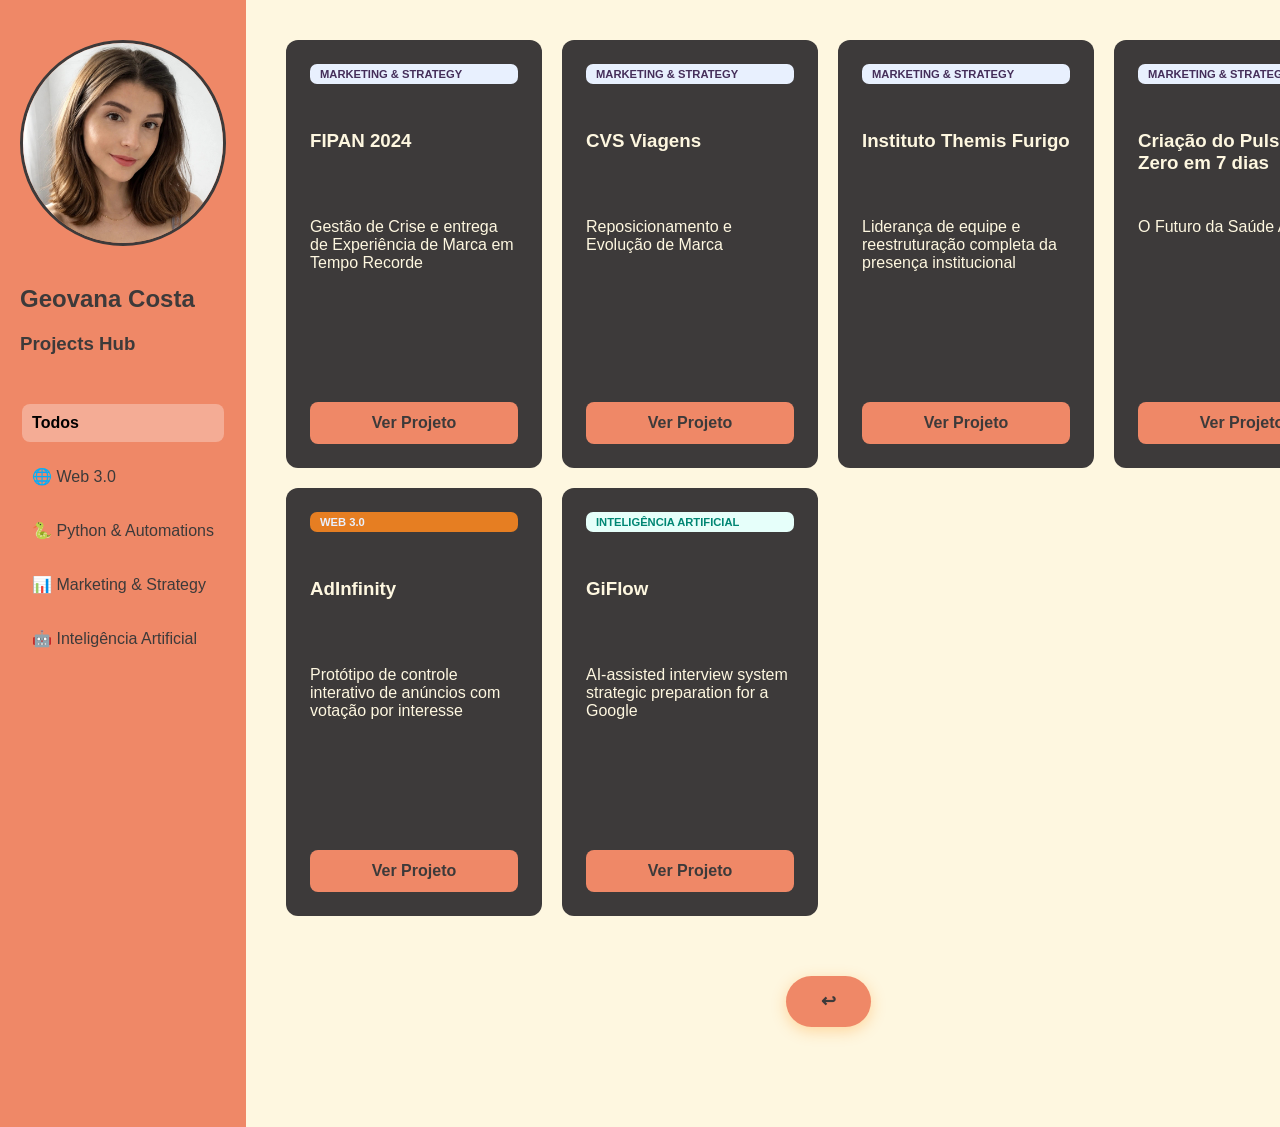
<file: index.html>
<!DOCTYPE html>
<html lang="pt-br">

<head>
    <meta charset="UTF-8">
    <title>Dashboard projects</title>
    <link rel="icon" type="image/png" href="Imagens/Logo.png">
    <link rel="stylesheet" href="style.css">
</head>

<body>

    <div class="container">
        <aside class="sidebar">
            <div class="profile-section">
                <img src="Imagens/fotodeperfil.jpeg" alt="Foto de Perfil" class="profile-img">
                <h2>Geovana Costa</h2>
                <h3>Projects Hub</h3>
            </div>

            <nav class="menu">
                <ul>
                    <li><a href="#" data-filter="todos" class="filter-link active">Todos</a></li>
                    <li><a href="#" data-filter="web3" class="filter-link">🌐 Web 3.0</a></li>
                    <li><a href="#" data-filter="python" class="filter-link">🐍 Python & Automations</a></li>
                    <li><a href="#" data-filter="marketing" class="filter-link">📊 Marketing & Strategy</a></li>
                    <li><a href="#" data-filter="ia" class="filter-link">🤖 Inteligência Artificial</a></li>
                </ul>
            </nav>

        </aside>

        <main class="main-content">

            <section class="project-grid">



                <div class="card" data-category="marketing">
                    <span class="tag Marketing-Estratégico">Marketing & Strategy</span>
                    <h3>FIPAN 2024</h3>
                    <p>Gestão de Crise e entrega de Experiência de Marca em Tempo Recorde</p>
                    <a href="FIPAN 2024-projeto.html" class="btn-project">Ver Projeto</a>
                </div>

                <div class="card" data-category="marketing">
                    <span class="tag Marketing-Estratégico">Marketing & Strategy</span>
                    <h3>CVS Viagens</h3>
                    <p>Reposicionamento e Evolução de Marca</p>
                    <a href="CVS Viagens-Reposicionamento e Evolução de Marca .html" class="btn-project">Ver Projeto</a>
                </div>

                <div class="card" data-category="marketing">
                    <span class="tag Marketing-Estratégico">Marketing & Strategy</span>
                    <h3>Instituto Themis Furigo</h3>
                    <p>Liderança de equipe e reestruturação completa da presença institucional</p>
                    <a href="Rebranding & Strategic Positioning - Instituto Themis Furigo.html" class="btn-project">Ver
                        Projeto</a>
                </div>

                <div class="card" data-category="marketing">
                    <span class="tag Marketing-Estratégico">Marketing & Strategy</span>
                    <h3>Criação do Pulse do Zero em 7 dias</h3>
                    <p>O Futuro da Saúde Animal</p>
                    <a href="Criação do Pulse do Zero em 7 Dias - O Futuro da Saúde Animal.html" class="btn-project">Ver
                        Projeto</a>
                </div>

                <div class="card" data-category="web3">
                    <span class="tag web3-bg">Web 3.0</span>
                    <h3>AdInfinity</h3>
                    <p>Protótipo de controle interativo de anúncios com votação por interesse</p>
                    <a href="AdInfinity.html" class="btn-project">Ver
                        Projeto</a>
                </div>

                 <div class="card" data-category="ia">
                    <span class="tag ia-bg">Inteligência Artificial</span>
                    <h3>GiFlow</h3>
                    <p>AI-assisted interview system strategic preparation for a Google</p>
                    <a href="https://geovanacalixto.github.io/Giflow/" class="btn-project">Ver
                        Projeto</a>
                </div>



            </section>

            <footer class="footer-contact">
                <a href="https://geovanacalixto.github.io/Portfolio-Ge/" class="contact-btn">
                    ↩
                </a>
            </footer>

        </main>
    </div>


    <script>
        const filterLinks = document.querySelectorAll(".filter-link");
        const cards = document.querySelectorAll(".card");

        filterLinks.forEach((link) => {
            link.addEventListener("click", function (event) {
                event.preventDefault();

                const selectedCategory = this.dataset.filter;

                filterLinks.forEach((item) => {
                    item.classList.remove("active");
                });

                this.classList.add("active");

                cards.forEach((card) => {
                    const cardCategory = card.dataset.category;

                    if (selectedCategory === "todos" || selectedCategory === cardCategory) {
                        card.classList.remove("hidden");
                    } else {
                        card.classList.add("hidden");
                    }
                });
            });
        });
    </script>





</body>

</html>
</file>
<file: style.css>
/* Layout Geral */
body {
    font-family: 'Google Sans', Arial, sans-serif;
    margin: 0;
    display: flex;
    background-color: #fef7e0;
}

.container {
    display: flex;
    width: 100%;
    min-height: 100vh;
}

/* Menu Lateral */
.sidebar {
    width: 270px;
    background-color: #ef8867;
    color: #3d3a3a;
    padding: 40px 20px;
    /* Reduzi um pouco o padding lateral para ganhar espaço */
    display: flex;
    flex-direction: column;
    align-items: center;
    min-height: 100vh;
    /* Garante que a barra vá até o final da tela */
}

/* Ajuste da Lista */
.sidebar ul {
    list-style: none;
    padding: 0;
    /* Remove o recuo que jogava o menu para a frente */
    width: 100%;
    /* Faz a lista ocupar a largura da sidebar */
    margin-top: 30px;
    display: flex;
    flex-direction: column;
    gap: 15px;
    /* Cria o espaçamento entre os itens */
}

/* Estilização dos Links (Aqui resolve o azul) */
.sidebar ul li a {
    text-decoration: none;
    /* Remove o sublinhado */
    color: #3d3a3a;
    /* Define a cor igual ao seu texto */
    font-weight: 500;
    display: block;
    padding: 10px;
    border-radius: 8px;
    transition: 0.3s;
}

/* Efeito ao passar o mouse */
.sidebar ul li a:hover {
    background-color: rgba(255, 255, 255, 0.2);
    /* Um brilho branco suave */
    color: #000;
}



.profile-img {
    width: 200px;
    height: 200px;
    border-radius: 50%;
    border: 3px solid #3d3a3a;
    margin-bottom: 15px;
}

.btn-project {
    display: inline-block;
    width: fit-content;
    min-width: 160px;
    padding: 12px 24px;
    text-decoration: none;
    text-align: center;
    border-radius: 8px;
    color: #3d3a3a;
    background-color: #ef8867;
    font-weight: 700;
    margin-top: auto;
}


.btn-menu:hover {
    background-color: #ffffff;
}

/* Grade de Projetos (4 por linha) */
.main-content {
    flex-grow: 1;
    padding: 40px;
}

.project-grid {
    display: grid;
    grid-template-columns: repeat(4, 1fr);
    /* Aqui está a mágica das 4 colunas */
    gap: 20px;
}

.card {
    background-color: #3d3a3a;
    color: #fef7e0;
    border-radius: 12px;
    padding: 24px;
    display: flex;
    flex-direction: column;
    min-height: 380px;
    transition: transform 0.3s ease;
}

.card h3 {
    margin: 36px 0 0;
    min-height: 70px;
}

.card p {
    margin: 18px 0 0;
    min-height: 90px;
}

.card .btn-project {
    margin-top: auto;
    align-self: flex-start;
}



/* Etiquetas (Tags) */
.tag {
    display: inline-block;
    /* Garante que o fundo apareça corretamente */
    font-size: 0.7rem;
    padding: 4px 10px;
    border-radius: 7px;
    text-transform: uppercase;
    font-weight: bold;
    margin-bottom: 10px;
    /* Dá um espaço entre a tag e o título do card */
}

/* Cores das Tags */
.web3-bg {
    background-color: #e67e22;
    color: #e8f0fe;
}

.Marketing-Estratégico {
    background-color: #e8f0fe;
    color: #452E5A;
}

.code-bg {
    background-color: #fef7e0;
    color: #f9ab00;
}

/* Tag para IA (caso você use no futuro) */
.ia-bg {
    background-color: #e6fffa;
    color: #008673;
}


:root {
    --primary-orange: #ff8c00;
    /* Laranja vibrante */
    --hover-orange: #e67e22;
}

/* Rodapé sem a linha divisória */
.footer-contact {
    width: 100%;
    padding: 60px 0;
    /* Mais espaço para ficar clean */
    display: flex;
    flex-direction: column;
    /* Botão em cima, ícone embaixo */
    align-items: center;
    gap: 30px;
}

/* Botão Laranja Flexível */
.contact-btn {
    background-color: #ef8867;
    color: #3d3a3a;
    padding: 15px 35px;
    border: none;
    text-decoration: none;
    border-radius: 30px;
    font-weight: bold;
    font-size: 1.1rem;
    cursor: pointer;
    transition: all 0.3s ease;
    box-shadow: 0 4px 15px rgba(255, 140, 0, 0.3);
}

.contact-btn:hover {
    background-color: #fef7e0;
    transform: scale(1.05);
    /* Pequeno zoom ao passar o mouse */
    box-shadow: 0 6px 20px rgba(255, 140, 0, 0.4);
}

/* Removendo a seta flutuante antiga se você não quiser mais ela na lateral */
.back-to-top {
    display: none;
}



/* Data Filtering */

.card.hidden {
    display: none;
}

.filter-link.active {
    background-color: rgba(255, 255, 255, 0.3);
    color: #000;
    font-weight: 700;
}
</file>
